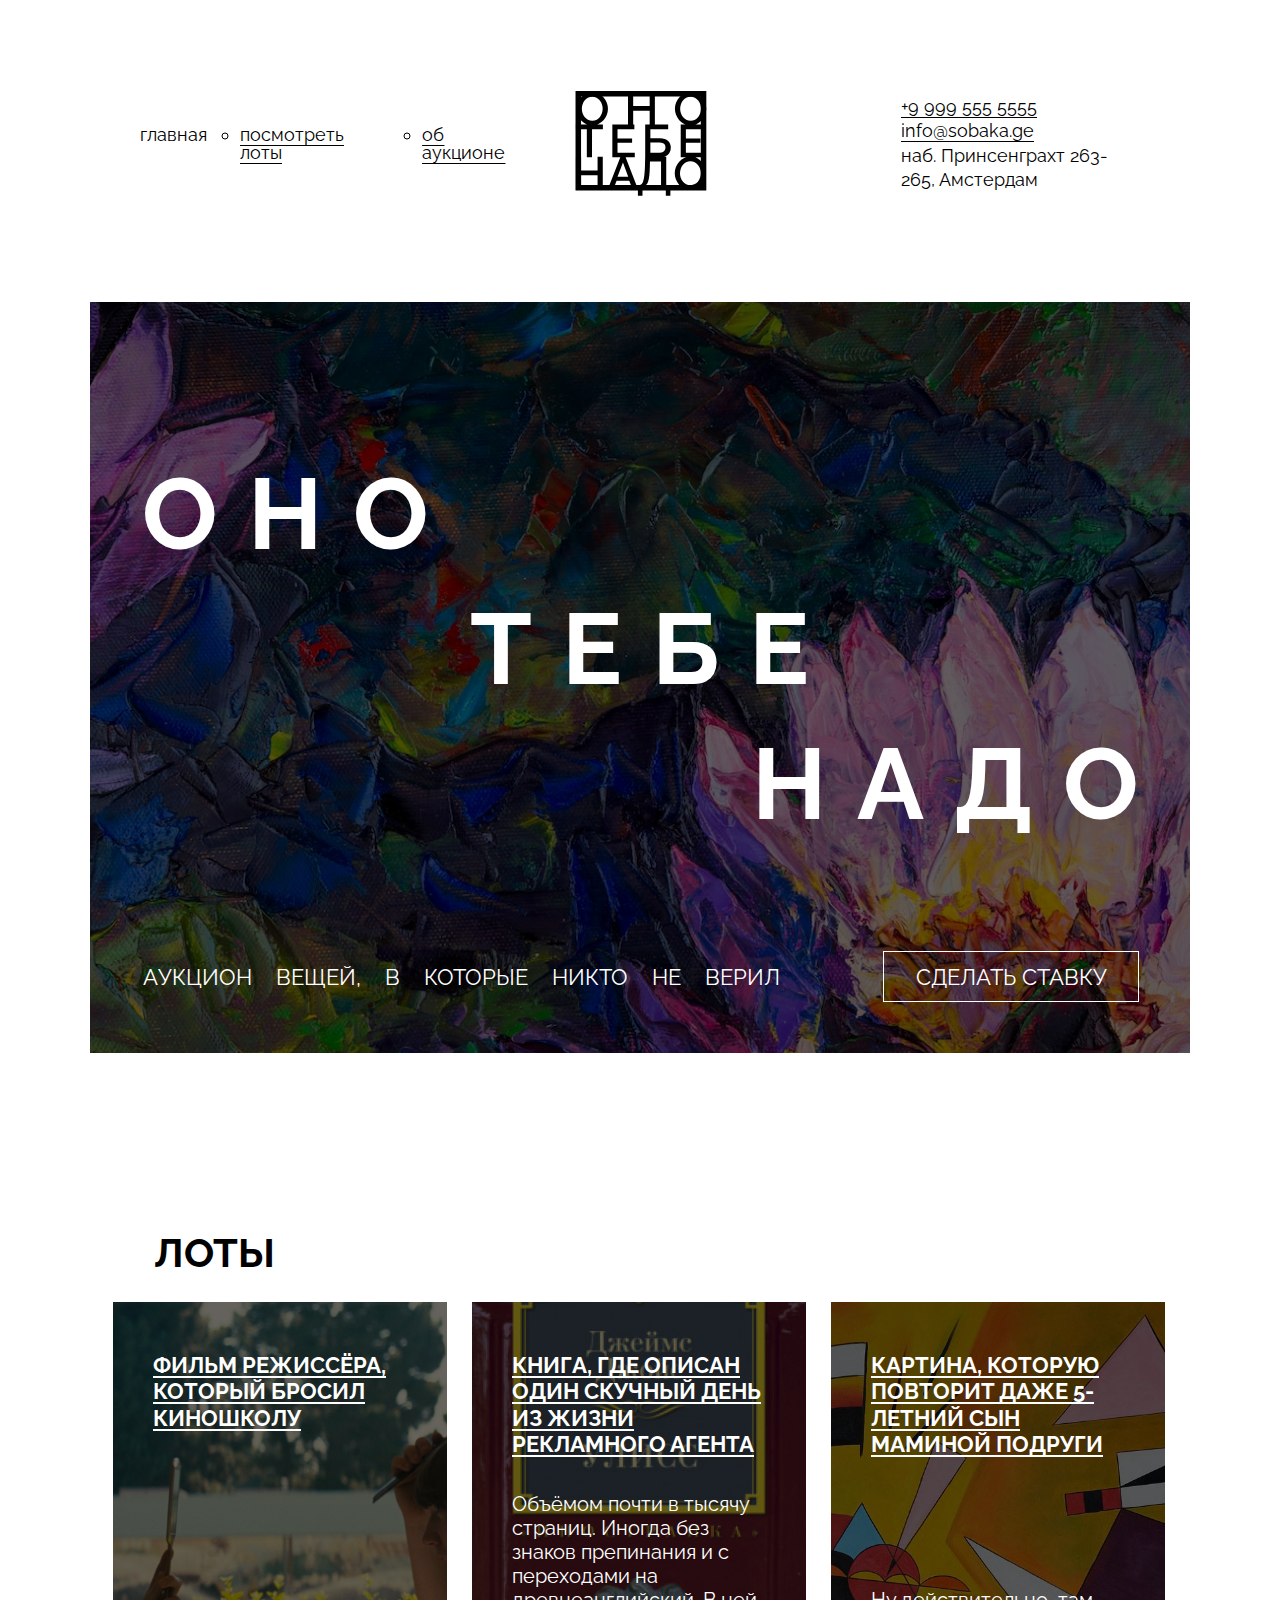
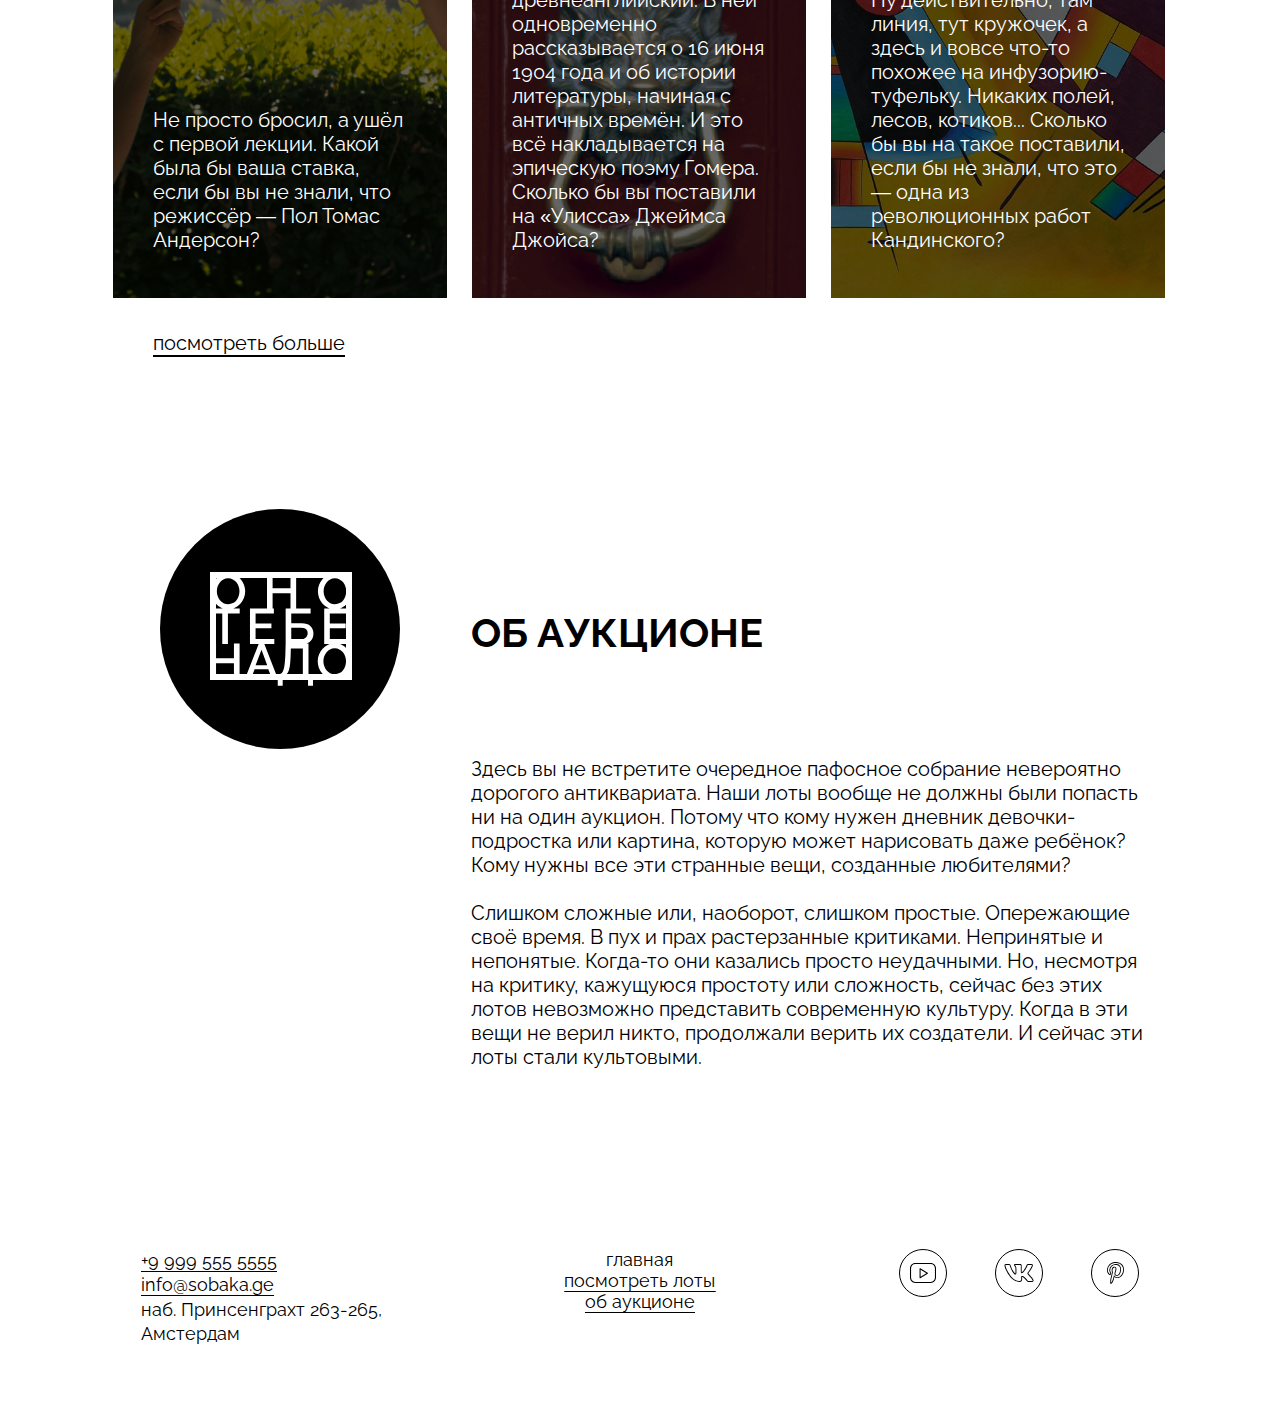
<file: index.html>
<!DOCTYPE html>
<html lang="ru">
  <head>
    <meta charset="UTF-8" />
    <meta http-equiv="X-UA-Compatible" content="IE=edge">
    <meta name="viewport" content="width=device-width, initial-scale=1.0">
    <title>Оно тебе надо — аукцион вещей, в которые никто не верил</title>
    <link rel="stylesheet" href="./fonts/fonts.css">
    <link rel="stylesheet" href="./styles/global.css">
    <link rel="stylesheet" href="./styles/style.css">
  </head>
  <body>
    <header class="header">
      <nav class="header__menu">
        <ul class="header__links-list">
          <li class="header__links-list-item header__links-list_marker">
            <a class="link" href="header__link_active">главная</a>
          </li>
          <li class="header__links-list-item">
            <a href="header__link">Посмотреть лоты</a>
          </li>
          <li class="header__links-list-item">
            <a href="header__link">Об аукционе</a>
          </li>
        </ul>
      </nav>
      <a class="header__logo">
        <img
          src="images/logo-black.svg"
          alt="Логотип аукциона"
          class="header__logo-image"
        />
      </a>
      <address class=" address header__address">
        <a href="tel:+99995555555">+9 999 555 5555</a>
        <a href="mailto:info@sobaka.ge">info@sobaka.ge</a>
        <p>наб. Принсенграхт 263-<br>265, Амстердам</p>
      </address>
    </header>
    <main class="main">
      <section class="cover">
        <div class="overlay"></div>
        <h1 class="cover__title">
          <span class="aligned-text">
            <span class="letter_spacing_extended">оно</span>
          </span>
          <span class="aligned-text aligned-text_center">
            те<span class="letter_spacing_extended">бе</span>
          </span>
          <span class="aligned-text aligned-text_right">
            <span class="letter_spacing_extended">над</span
            ><span class="no_letter_spacing">о</span>
          </span>
        </h1>
        <div class="cover__description">
          <p class="cover__description-text">
            аукцион вещей, в которые никто не верил
          </p>
          <button class="bet-button" type="button">СДЕЛАТЬ СТАВКУ</button>
        </div>
      </section>
      <section class="lots">
        <h2 class="lots__heading">ЛОТЫ</h2>
        <ul class="lots__card-list">
          <li class="lots__card-list-item">
            <a href="card-link">
              <article class="card card_type_film">
                <div class="overlay"></div>
                <h3 class="card__title">
                  Фильм режиссёра, который бросил киношколу
                </h3>
                <p class="card__text">
                  Не просто бросил, а ушёл с первой лекции. Какой была бы ваша
                  ставка, если бы вы не знали, что режиссёр — Пол Томас
                  Андерсон?
                </p>
              </article>
            </a>
          </li>
          <li class="lots__card-list-item">
            <a href="card-link">
              <article class="card card_type_book">
                <div class="overlay"></div>
                <h3 class="card__title">
                  Книга, где описан один скучный день из жизни рекламного агента
                </h3>
                <p class="card__text">
                  Объёмом почти в тысячу страниц. Иногда без знаков препинания и
                  с переходами на древнеанглийский. В ней одновременно
                  рассказывается о 16 июня 1904 года и об истории литературы,
                  начиная с античных времён. И это всё накладывается на
                  эпическую поэму Гомера. Сколько бы вы поставили на «Улисса»
                  Джеймса Джойса?
                </p>
              </article>
            </a>
          </li>
          <li class="lots__card-list-item">
            <a href="card-link">
              <article class="card card_type_picture">
                <div class="overlay"></div>
                <h3 class="card__title">
                  Картина, которую повторит даже 5-летний сын маминой подруги
                </h3>
                <p class="card__text">
                  Ну действительно, там линия, тут кружочек, а здесь и вовсе
                  что-то похожее на инфузорию-туфельку. Никаких полей, лесов,
                  котиков... Сколько бы вы на такое поставили, если бы не знали,
                  что это — одна из революционных работ Кандинского?
                </p>
              </article>
            </a>
          </li>
        </ul>
        <a href="#0" class="lots__look-more-link">посмотреть больше</a>
      </section>
      <section class="about">
        <div class="about__column">
          <div class="about_logo">
            <img
              src="images/logo-white.svg"
              alt="Логотип аукциона"
              class="about_logo-image"
            />
          </div>
          <div class="about_content">
            <h2 class="about__title">Об аукционе</h2>
            <div class="about__text">
              <p class="text">
                Здесь вы не встретите очередное пафосное собрание невероятно
                дорогого антиквариата. Наши лоты вообще не должны были
                попасть ни на один аукцион. Потому что кому нужен дневник
                девочки-подростка или картина, которую может нарисовать даже
                ребёнок? Кому нужны все эти странные вещи, созданные любителями?
              </p>
              <p class="text-next">
                Слишком сложные или, наоборот, слишком простые. Опережающие
                своё время. В пух и прах растерзанные критиками. Непринятые и
                непонятые. Когда-то они казались просто неудачными. Но,
                несмотря на критику, кажущуюся простоту или сложность, сейчас без этих
                лотов невозможно представить современную культуру. Когда в эти
                вещи не верил никто, продолжали верить их создатели. И сейчас эти
                лоты стали культовыми.
              </p>
            </div>
          </div>
        </div>
      </section>
    </main>
    <footer class="footer">
      <address class="address footer__address">
        <a href="tel:+99995555555">+9 999 555 5555<br></a>
        <a href="mailto:info@sobaka.ge">info@sobaka.ge<br></a>
        <a>наб. Принсенграхт 263-265,<br>Амстердам</a>
      </address>
      <nav class="footer__menu">
        <ul class="footer__menu-list">
          <li class="footer__menu-item footer_main">
            <a class="link" href="footer__menu-link_active">главная</a>
          </li>
          <li class="footer__menu-item">
            <a href="footer__menu-link">посмотреть лоты</a>
          </li>
          <li class="footer__menu-item">
            <a href="footer__menu-link">об аукционе</a>
          </li>
        </ul>
      </nav>
      <ul class="footer__social-list">
        <li class="footer__social-list-item">
          <a href="footer__social-link">
            <img
              src="images/yt.svg"
              alt="YouTube"
              class="footer__social-icon"
            />
          </a>
        </li>
        <li class="footer__social-list-item">
          <a href="footer__social-link">
            <img src="images/vk.svg" alt="VK" class="footer__social-icon" />
          </a>
        </li>
        <li class="footer__social-list-item">
          <a href="footer__social-link">
            <img
              src="images/pinterest.svg"
              alt="Pinterest"
              class="footer__social-icon"
            />
          </a>
        </li>
      </ul>
    </footer>
  </body>
</html>
</file>
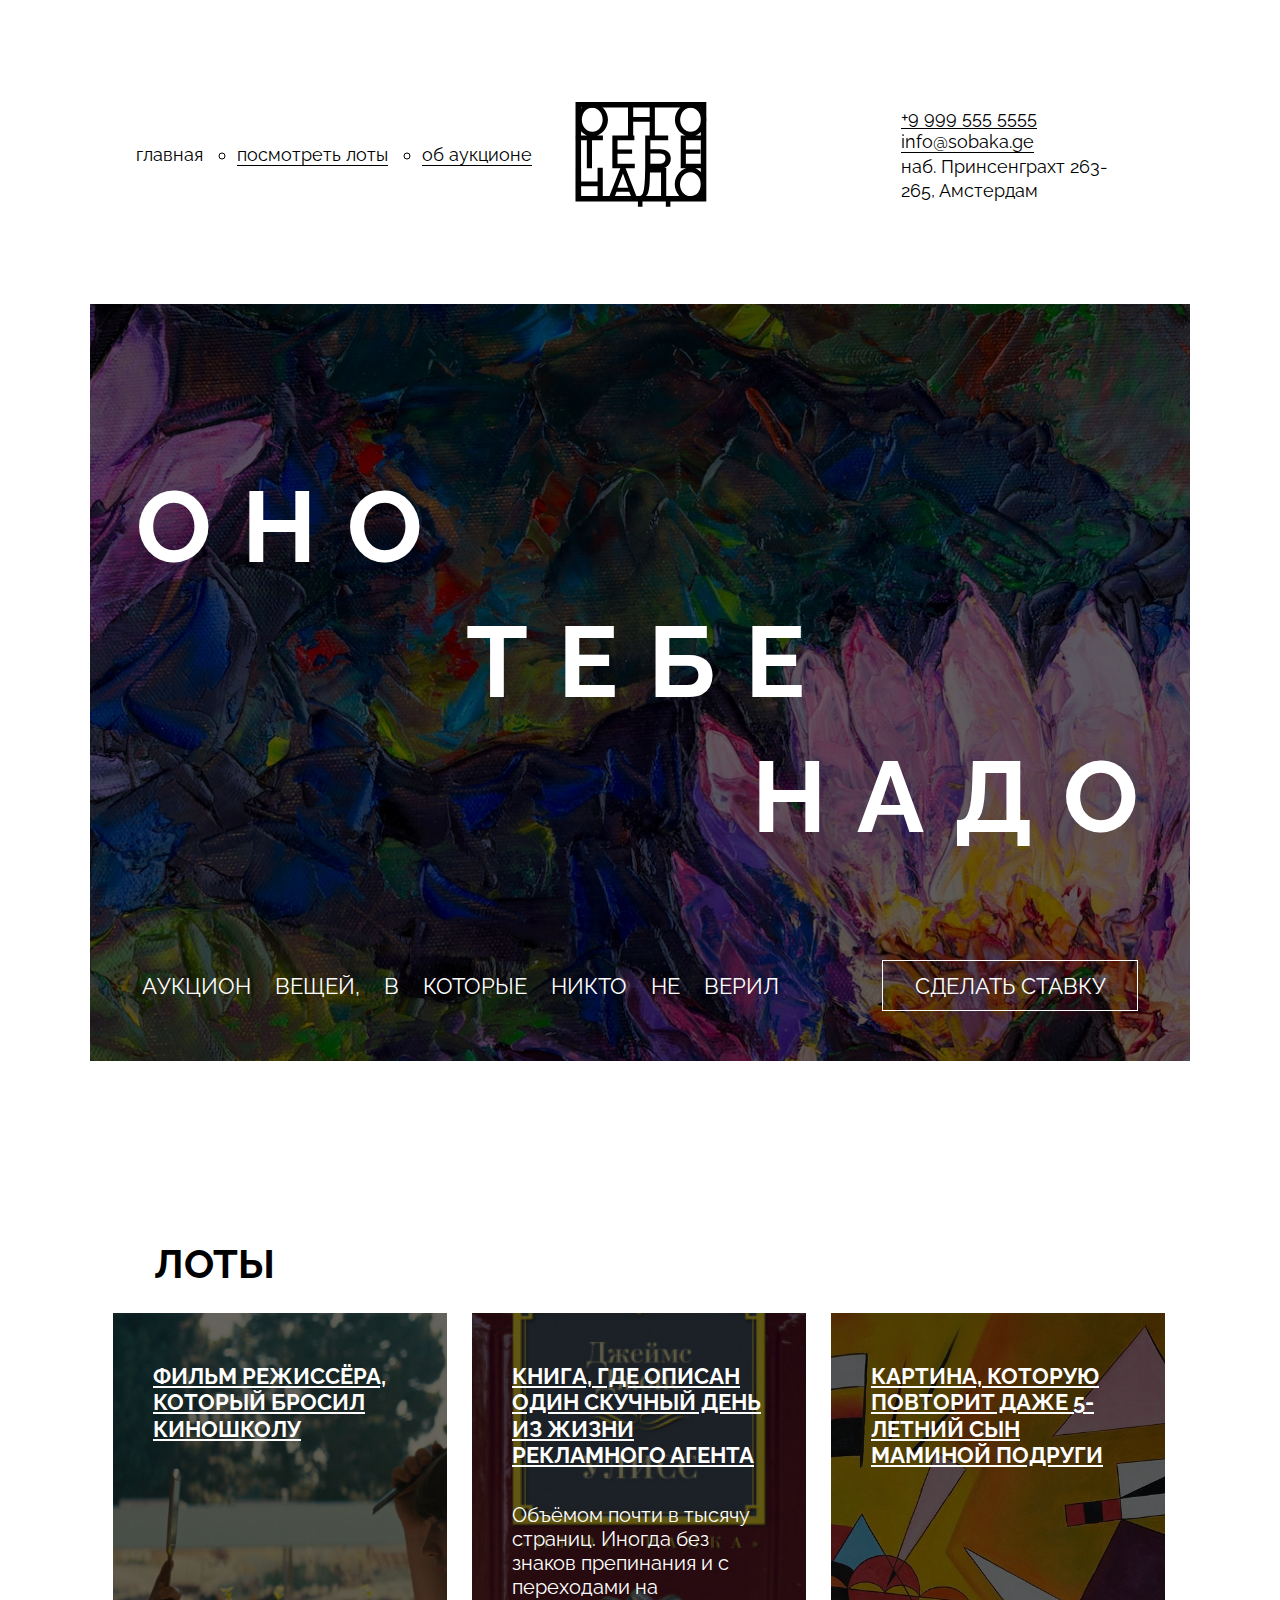
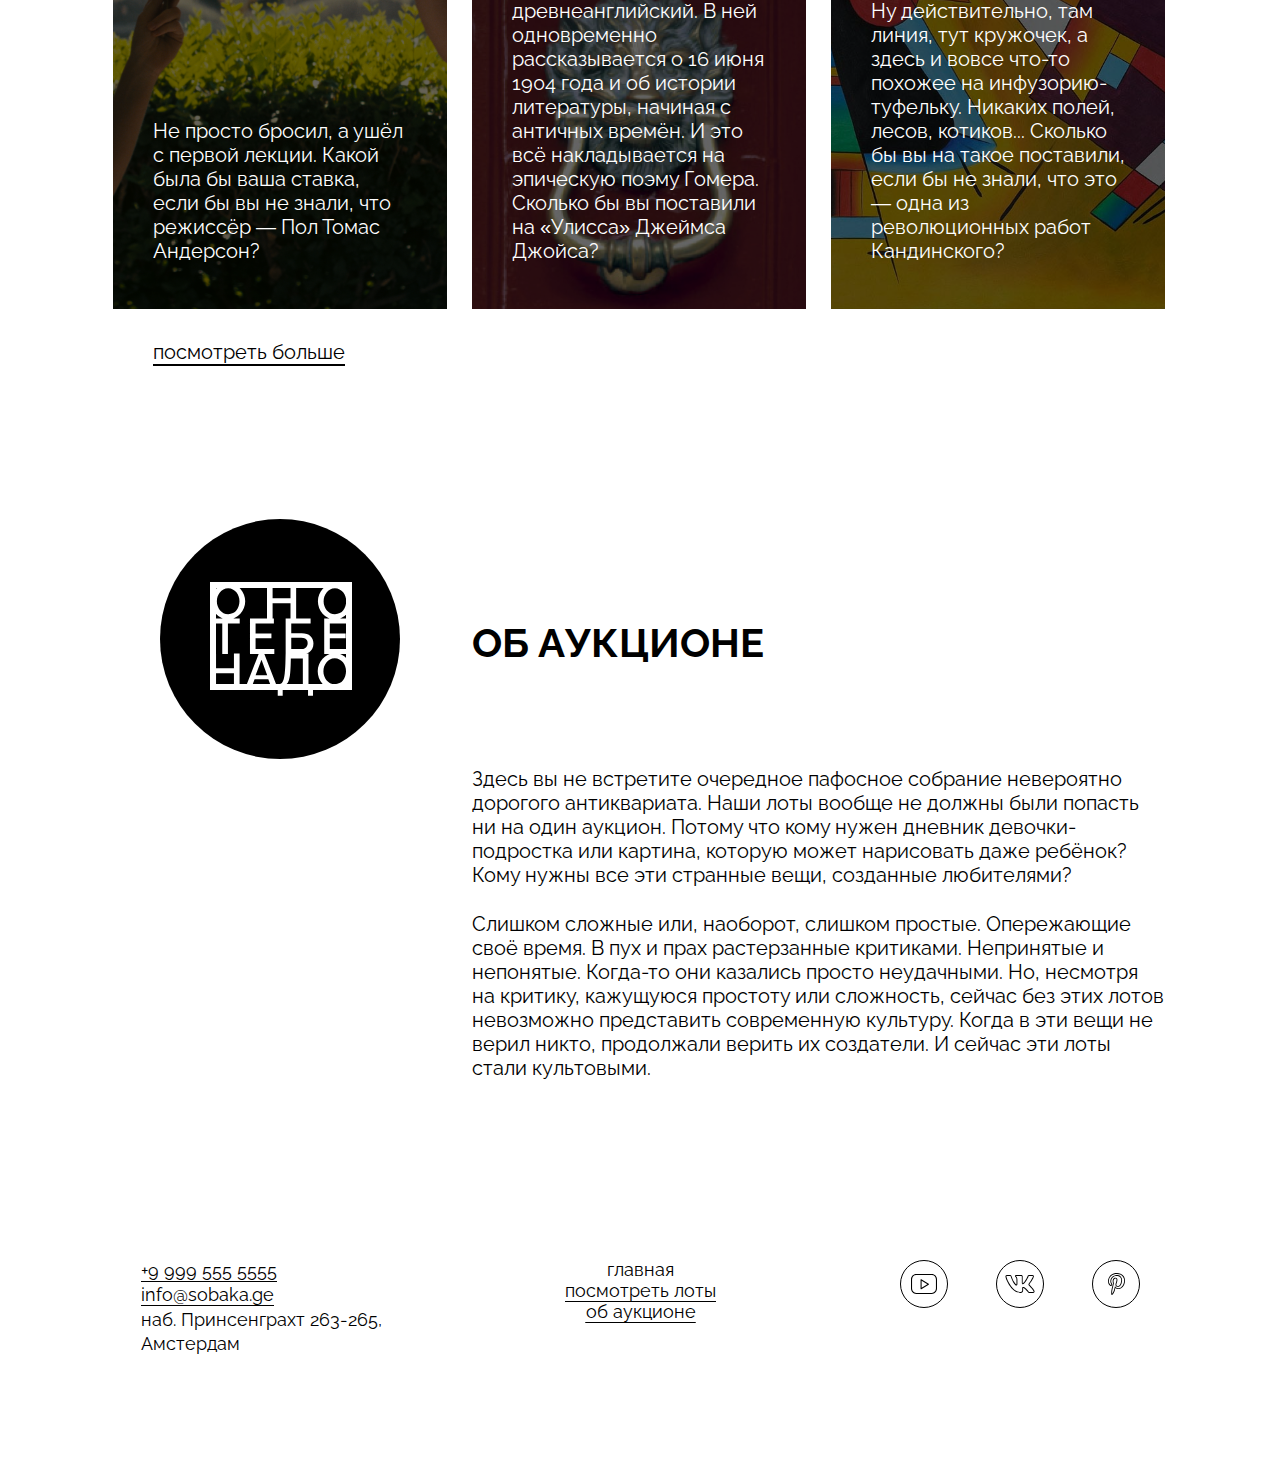
<file: ready-project/index.html>
<!DOCTYPE html>
<html lang="ru">
  <head>
    <meta charset="UTF-8" />
    <meta http-equiv="X-UA-Compatible" content="IE=edge" />
    <meta name="viewport" content="width=device-width, initial-scale=1.0" />
    <title>Оно тебе надо — аукцион вещей, в которые никто не верил</title>
    <link rel="stylesheet" href="./fonts/fonts.css" />
    <link rel="stylesheet" href="./css/global.css" />
    <link rel="stylesheet" href="./css/style.css" />
  </head>
  <body>
    <header class="header">
      <nav class="header__menu">
        <ul class="header__links-list">
          <li class="header__links-list-item header__links-list_marker">
            <a class="header__link" href="#0">главная</a>
          </li>
          <li class="header__links-list-item">
            <a href="header__link_active">Посмотреть лоты</a>
          </li>
          <li class="header__links-list-item">
            <a href="header__link_active">Об аукционе</a>
          </li>
        </ul>
      </nav>
      <div class="header__logo">
        <img
          src="images/logo-black.svg"
          alt="Логотип аукциона"
          class="header__logo-image"
        />
      </div>
      <div class="address">
        <a href="tel:+9 999 555 5555">+9 999 555 5555</a>
        <a href="mailto:info@sobaka.ge">info@sobaka.ge</a>
        <a
          ><br />
          наб. Принсенграхт 263-<br />265, Амстердам</a
        >
      </div>
    </header>
    <main class="main">
      <section class="cover">
        <div class="cover__overlay"></div>
        <h1 class="cover__title">
          <span class="aligned-text">
            <span class="letter_spacing_extended">оно</span>
          </span>
          <span class="aligned-text aligned-text_center">
            те<span class="letter_spacing_extended">бе</span>
          </span>
          <span class="aligned-text aligned-text_right">
            <span class="letter_spacing_extended">над</span
            ><span class="no_letter_spacing">о</span>
          </span>
        </h1>
        <div class="cover__description">
          <p class="cover__description-text">
            аукцион вещей, в которые никто не верил
          </p>
          <button class="bet-button" type="button">СДЕЛАТЬ СТАВКУ</button>
        </div>
      </section>
      <section class="lots">
        <h2 class="lots__heading">ЛОТЫ</h2>
        <ul class="lots__card-list">
          <li class="lots__card-list-item">
            <a href="card-link">
              <article class="card card_type_film">
                <div class="overlay"></div>
                <h3 class="card__title">
                  Фильм режиссёра, который бросил киношколу
                </h3>
                <p class="card__text">
                  Не просто бросил, а ушёл с первой лекции. Какой была бы ваша
                  ставка, если бы вы не знали, что режиссёр — Пол Томас
                  Андерсон?
                </p>
              </article>
            </a>
          </li>
          <li class="lots__card-list-item">
            <a href="card-link">
              <article class="card card_type_book">
                <div class="overlay"></div>
                <h3 class="card__title">
                  Книга, где описан один скучный день из жизни рекламного агента
                </h3>
                <p class="card__text">
                  Объёмом почти в тысячу страниц. Иногда без знаков препинания и
                  с переходами на древнеанглийский. В ней одновременно
                  рассказывается о 16 июня 1904 года и об истории литературы,
                  начиная с античных времён. И это всё накладывается на
                  эпическую поэму Гомера. Сколько бы вы поставили на «Улисса»
                  Джеймса Джойса?
                </p>
              </article>
            </a>
          </li>
          <li class="lots__card-list-item">
            <a href="card-link">
              <article class="card card_type_picture">
                <div class="overlay"></div>
                <h3 class="card__title">
                  Картина, которую повторит даже 5-летний сын маминой подруги
                </h3>
                <p class="card__text">
                  Ну действительно, там линия, тут кружочек, а здесь и вовсе
                  что-то похожее на инфузорию-туфельку. Никаких полей, лесов,
                  котиков... Сколько бы вы на такое поставили, если бы не знали,
                  что это — одна из революционных работ Кандинского?
                </p>
              </article>
            </a>
          </li>
        </ul>
        <a href="#0" class="lots__look-more-link">посмотреть больше</a>
      </section>
      <section class="about">
        <div class="about__column">
          <div class="about_logo">
            <img
              src="images/logo-white.svg"
              alt="Логотип аукциона"
              class="about_logo-image"
            />
          </div>
          <div class="about_content">
            <h2 class="about__title">Об аукционе</h2>
            <div class="about__text">
              <p class="text">
                Здесь вы не встретите очередное пафосное собрание невероятно
                дорогого антиквариата. Наши лоты вообще не должны были
                попасть<br />
                ни на один аукцион. Потому что кому нужен дневник
                девочки-подростка или картина, которую может нарисовать даже
                ребёнок?
                <br />Кому нужны все эти странные вещи, созданные любителями?
              </p>
              <p class="text-next">
                Слишком сложные или, наоборот, слишком простые. Опережающие
                <br />
                своё время. В пух и прах растерзанные критиками. Непринятые и
                <br />
                непонятые. Когда-то они казались просто неудачными. Но,
                несмотря<br />
                на критику, кажущуюся простоту или сложность, сейчас без этих
                лотов невозможно представить современную культуру. Когда в эти
                вещи не
                <br />
                верил никто, продолжали верить их создатели. И сейчас эти
                лоты<br />
                стали культовыми.
              </p>
            </div>
          </div>
        </div>
      </section>
    </main>
    <footer class="footer">
      <address class="footer__address">
        <a href="tel:+9 999 555 5555">+9 999 555 5555<br /></a>
        <a href="mailto:info@sobaka.ge">info@sobaka.ge</a>
        <a
          ><br />
          наб. Принсенграхт 263-265,<br />
          Амстердам</a
        >
      </address>
      <nav class="footer__menu">
        <ul class="footer__menu-list">
          <li class="footer__menu-item footer_main">
            <a class="header__link" href="#0">главная</a>
          </li>
          <li class="footer__menu-item">
            <a href="footer__menu-link">посмотреть лоты</a>
          </li>
          <li class="footer__menu-item">
            <a href="footer__menu-link">об аукционе</a>
          </li>
        </ul>
      </nav>
      <ul class="footer__social-list">
        <li class="footer__social-list-item">
          <a href="footer__social-link">
            <img
              src="images/yt.svg"
              alt="YouTube"
              class="footer__social-icon"
            />
          </a>
        </li>
        <li class="footer__social-list-item">
          <a href="footer__social-link">
            <img src="images/vk.svg" alt="VK" class="footer__social-icon" />
          </a>
        </li>
        <li class="footer__social-list-item">
          <a href="footer__social-link">
            <img
              src="images/pinterest.svg"
              alt="Pinterest"
              class="footer__social-icon"
            />
          </a>
        </li>
      </ul>
    </footer>
  </body>
</html>
</file>
<file: fonts/fonts.css>
@font-face {
  font-family: Raleway;
  src:
    url(./Raleway-Regular.woff2) format('woff2'),
    url(./Raleway-Regular.woff) format('woff');
  font-weight: normal;
  font-display: swap;
}

@font-face {
  font-family: Raleway;
  src:
    url(./Raleway-Bold.woff2) format('woff2'),
    url(./Raleway-Bold.woff) format('woff');
  font-weight: bold;
  font-display: swap;
}
</file>
<file: styles/global.css>
*,
*::before,
*::after {
  box-sizing: border-box;
}

body {
  width: 1100px;
  margin: 0 auto;
  font-family: Raleway, sans-serif;
}

h1,
h2,
h3,
h4,
h5,
h6,
p,
ul,
ol,
li,
blockquote {
  margin: 0;
  padding: 0;
}

a {
  color: inherit;
}

img {
  width: 100%;
}

button {
  font: inherit;
}
</file>
<file: styles/style.css>
.header {
  display: grid;
  grid-template-columns: 1fr min-content 1fr;
  justify-items: start;
  align-items: center;
  padding: 81px 50px 96px 50px;
}

.header__menu {
  display: flex;
  justify-self: center;
}

.header__links-list {
  display: flex;
  gap: 33px;
  list-style: circle;
  padding-right: 35px;
  text-transform: lowercase;
}

.header__links-list-item {
  font-size: 18px;
  font-weight: 400;
  text-underline-offset: 4px;
  text-decoration: underline;
  line-height: 100%;
}

.link {
  text-decoration: none;
}

.header__links-list_marker {
  list-style-type: none;
  text-decoration: none;
  font-size: 18px;
}

.header__logo-image {
  justify-self: center;
  align-self: center;
  display: block;
  width: 148px;
  height: 105px;
  margin: 10px 0;
  padding: 0;
}

.header__address {
  font-size: 18px;
  font-style: normal;
  justify-self: end;
  text-align: left;
  line-height: 24.3px;
  padding-left: 187px;
  list-style-type: none;
  text-underline-offset: 4px;
}

.main {
  position: relative;
}

.cover {
  position: relative;
  background-image: url("../images/cover.jpg");
  background-size: cover;
  text-transform: uppercase;
  z-index: 0;
  background-repeat: no-repeat;
  background-position: center;
  color: white;
}

.overlay {
  position: absolute;
  top: 0;
  left: 0;
  right: 0;
  bottom: 0;
  width: 100%;
  height: 100%;
  background-color: rgba(0, 0, 0, 0.6);
  z-index: -1;
}

.cover__title {
  position: relative;
  display: block;
  padding: 149px 51px 65px 52px;
  line-height: 115%;
}

.cover__title span {
  line-height: 115%;
  font-size: 100px;
}

.aligned-text {
  display: block;
  margin-top: 5px;
  margin-bottom: 20px;
  letter-spacing: 30px;
}

.aligned-text_center {
  display: block;
  text-align: center;
  padding-left: 28px;
}

.aligned-text_right {
  display: block;
  text-align: end;
}

.aligned-text .no_letter_spacing {
  letter-spacing: normal;
}

.aligned-text .letter_spacing_extended {
  letter-spacing: 0.3em;
}

.cover__description {
  display: flex;
  align-items: baseline;
  justify-content: space-between;
  padding: 25px 51px 51px 53px;
  gap: 79px;
}

.cover__description-text {
  font-size: 22px;
  font-weight: 400;
  line-height: 28px;
  word-spacing: 18px;
  text-transform: uppercase;
  white-space: nowrap;
}

.bet-button {
  background-color: transparent;
  border: 1px solid currentColor;
  width: 256px;
  height: 51px;
  color: #fff;
  line-height: 48px;
  font-weight: 500;
  text-align: center;
  font-size: 22px;
  text-transform: uppercase;
}

.lots__heading {
  padding-top: 176px;
  padding-bottom: 26px;
  padding-left: 64px;
  color: #000;
  font-weight: 700;
  font-size: 40px;
  text-transform: uppercase;
}

.lots__card-list {
  display: flex;
  flex-wrap: wrap;
  gap: 25px;
  list-style-type: none;
  justify-content: start;
  padding: 0;
  margin: 0 auto;
  margin-left: 23px;
}

.lots__card-list-item a {
  text-decoration: none;
}

.lots__card-list-item {
  max-width: 334px;
  min-height: 596px;
  flex-grow: 1;
}

.card {
  position: relative;
  display: flex;
  flex-direction: column;
  z-index: 1;
  padding: 50px 40px 46px;
  justify-content: space-between;
  background-size: cover;
  background-repeat: no-repeat;
  background-position: center;
  height: 100%;
}

.card_type_film {
  background-image: url(../images/card-lot-01.jpg);
}

.card_type_book {
  background-image: url(../images/card-lot-02.jpg);
}

.card_type_picture {
  background-image: url(../images/card-lot-03.jpg);
}

.card__title {
  color: white;
  font-size: 22px;
  font-weight: 700;
  line-height: 120%;
  text-decoration: underline;
  text-underline-offset: 3px;
  text-transform: uppercase;
}

.card__text {
  color: white;
  font-size: 20px;
  font-style: normal;
  font-weight: 400;
  line-height: 120%;
}

.lots__look-more-link {
  display: block;
  text-underline-offset: 5px;
  padding-top: 34px;
  font-size: 20px;
  text-align: left;
  color: black;
  font-weight: 400;
  line-height: 23px;
  margin-left: 63px;
}

.about {
  margin-top: 120px;
}

.about__column {
  display: grid;
  grid-template-columns: 334px repeat(1, 1fr);
  gap: 24px;
  padding: 34px 31px 0px 23px;
}

.about_logo {
  justify-self: center;
  background-color: #000;
  border-radius: 50%;
  height: 240px;
  width: 240px;
  display: flex;
  align-items: center;
  justify-content: center;
}

.about_logo-image {
  width: 148px;
  height: 114px;
}

.about_content {
  display: flex;
  flex-direction: column;
  gap: 24px;
  padding-top: 100px;
}

.about__title {
  color: black;
  font-size: 40px;
  font-weight: 700;
  line-height: 47px;
  text-transform: uppercase;
}

.about__text {
  align-self: flex-start;
  color: black;
  font-size: 20px;
  font-weight: 400;
  line-height: 24px;
}

.text {
  padding-top: 77px;
}

.text-next {
  padding-top: 24px;
}

.footer {
  display: grid;
  grid-template-columns: 1fr 1fr 1fr;
  padding: 61px 51px 80px 51px;
  margin-top: 35px;
  justify-content: space-between;
}

.address {
  font-size: 18px;
  font-weight: 400;
  font-style: normal;
  justify-self: start;
  text-align: left;
  line-height: 24.3px;
  text-underline-offset: 4px;
}

.footer__address {
  padding-top: 84px;
}

.footer__menu {
  justify-self: center;
  padding-top: 84px;
}

.footer__menu-list {
  list-style-type: none;
  text-transform: lowercase;
}

.footer__menu-item {
  color: black;
  text-align: center;
  font-size: 18px;
  font-weight: 400;
  text-underline-offset: 4px;
  text-decoration: underline;
}

.footer_main {
  text-decoration: none;
}

.footer__social-list {
  display: flex;
  justify-self: end;
  gap: 48px;
  list-style-type: none;
  padding-top: 84px;
}

.footer__social-icon {
  width: 48px;
  height: 48px;
}
</file>
<file: ready-project/fonts/fonts.css>
@font-face {
  font-family: Raleway;
  src:
    url(./Raleway-Regular.woff2) format('woff2'),
    url(./Raleway-Regular.woff) format('woff');
  font-weight: normal;
  font-display: swap;
}

@font-face {
  font-family: Raleway;
  src:
    url(./Raleway-Bold.woff2) format('woff2'),
    url(./Raleway-Bold.woff) format('woff');
  font-weight: bold;
  font-display: swap;
}
</file>
<file: ready-project/css/global.css>
*,
*::before,
*::after {
  box-sizing: border-box;
}

body {
  width: 1100px;
  margin: 0 auto;
  font-family: Raleway, sans-serif;
}

h1,
h2,
h3,
h4,
h5,
h6,
p,
ul,
ol,
li,
blockquote {
  margin: 0;
  padding: 0;
}

a {
  color: inherit;
}

img {
  width: 100%;
}

button {
  font: inherit;
}
</file>
<file: ready-project/css/style.css>
.header {
  display: grid;
  grid-template-columns: 1fr min-content 1fr;
  align-items: center;
  padding: 92px 24px;
}

.header__menu {
  display: flex;
  justify-self: center;
}

.header__links-list {
  display: flex;
  gap: 34px;
  list-style: circle;
  padding-right: 12px;
  text-transform: lowercase;
}

.header__link {
  text-decoration: none;
}

.header__links-list-item {
  font-size: 18px;
  font-weight: 400;
  text-underline-offset: 4px;
  text-decoration: underline;
  width: 67;
  top: 133px;
  left: 50px;
  line-height: 100%;
}

.header__links-list_marker {
  list-style-type: none;
  font-size: 18px;
  text-decoration: none;
}

.header__logo-image {
  justify-self: center;
  align-self: center;
  display: block;
  width: 148px;
  height: 105px;
  top: 92px;
  left: 478px;
  margin: 10px 0;
  padding: 0;
}

.address {
  font-size: 18px;
  font-style: normal;
  justify-self: end;
  text-align: left;
  line-height: 24.3px;
  padding-left: 187px;
  list-style-type: none;
  text-underline-offset: 4px;
}

.main {
  position: relative;
  height: 2555px;
}

.cover {
  position: relative;
  background-image: url("../images/cover.jpg");
  background-size: cover;
  text-transform: uppercase;
  z-index: 0;
  background-repeat: no-repeat;
  background-position: center;
  color: white;
}

.cover__overlay {
  position: absolute;
  top: 0;
  left: 0;
  right: 0;
  bottom: 0;
  width: 100%;
  height: 100%;
  background-color: rgba(0, 0, 0, 0.6);
  z-index: -1;
}

.cover__title {
  position: relative;
  display: block;
  padding: 165px 51px 65px 51px;
  line-height: 115%;
  margin: -5px;
}

.cover__title span {
  line-height: 115%;
  font-size: 100px;
}

.aligned-text {
  display: block;
  margin-bottom: 20px;
}

.aligned-text_center {
  display: block;
  text-align: center;
  padding-left: 20px;
}

.aligned-text_right {
  display: block;
  text-align: end;
  margin-top: 20px;
  margin-right: 5px;
}

.aligned-text {
  letter-spacing: 30px;
}

.aligned-text .no_letter_spacing {
  letter-spacing: normal;
}

.aligned-text .letter_spacing_extended {
  letter-spacing: 0.3em;
}

.cover__description {
  display: flex;
  align-items: baseline;
  justify-content: space-between;
  padding: 26px 52px 50px 77px;
  gap: 79px;
}

.cover__description-text {
  font-size: 22px;
  font-weight: 400;
  line-height: 28px;
  word-spacing: 18px;
  text-transform: uppercase;
  margin: -25px;
}

.bet-button {
  background-color: transparent;
  border: 1px solid white;
  width: 256px;
  height: 51px;
  color: #fff;
  line-height: 48px;
  font-weight: 500;
  text-align: center;
  font-size: 22px;
  text-transform: uppercase;
}

.lots__heading {
  padding-top: 179px;
  padding-bottom: 26px;
  padding-left: 64px;
  color: #000;
  font-weight: 700;
  font-size: 40px;
  text-transform: uppercase;
}

.lots__card-list {
  display: flex;
  flex-wrap: nowrap;
  gap: 25px;
  list-style-type: none;
  justify-content: start;
  padding: 0;
  margin: 0 auto;
  margin-left: 23px;
}

.lots__card-list-item a {
  text-decoration: none;
}

.lots__card-list-item {
  max-width: 334px;
  min-height: 596px;
  flex-grow: 1;
}

.overlay {
  position: absolute;
  top: 0;
  left: 0;
  right: 0;
  bottom: 0;
  width: 100%;
  height: 100%;
  background-color: rgba(0, 0, 0, 0.6);
  z-index: -1;
}

.card {
  position: relative;
  display: flex;
  flex-direction: column;
  z-index: 1;
  padding: 50px 40px 46px;
  justify-content: space-between;
  background-size: cover;
  background-repeat: no-repeat;
  background-position: center;
  height: 100%;
}

.card_type_film {
  background-image: url(../images/card-lot-01.jpg);
}

.card_type_book {
  background-image: url(../images/card-lot-02.jpg);
}

.card_type_picture {
  background-image: url(../images/card-lot-03.jpg);
}

.card__title {
  color: white;
  font-size: 22px;
  font-weight: 700;
  line-height: 120%;
  text-decoration: underline;
  text-transform: uppercase;
}

.card__text {
  color: white;
  font-size: 20px;
  font-style: normal;
  font-weight: 400;
  line-height: 120%;
}

.lots__look-more-link {
  display: block;
  text-underline-offset: 5px;
  padding-top: 32px;
  font-size: 20px;
  text-align: left;
  color: black;
  font-weight: 400;
  line-height: 23px;
  margin-left: 63px;
}

.about {
  margin-top: 121px;
}

.about__column {
  display: grid;
  grid-template-columns: 334px repeat(1, 1fr);
  gap: 25px;
  padding: 34px 23px 0px;
}

.about_logo {
  justify-self: center;
  background-color: #000;
  border-radius: 50%;
  height: 240px;
  width: 240px;
  display: flex;
  align-items: center;
  justify-content: center;
}

.about_logo-image {
  width: 148px;
  height: 114px;
}

.about_content {
  display: flex;
  flex-direction: column;
  gap: 24px;
  padding-top: 100px;
}

.about__title {
  color: black;
  font-size: 40px;
  font-weight: 700;
  line-height: 47px;
  text-transform: uppercase;
}

.about__text {
  align-self: flex-start;
  color: black;
  font-size: 20px;
  font-weight: 400;
  line-height: 24px;
}

.text {
  padding-top: 77px;
}

.text-next {
  padding-top: 25px;
}

.footer {
  display: grid;
  grid-template-columns: 1fr 1fr 1fr;
  padding: 0px 50px 88px 51px;
  justify-content: space-between;
  align-items: center;
}

.footer__address {
  font-size: 18px;
  font-weight: 400;
  font-style: normal;
  justify-self: start;
  text-align: left;
  line-height: 24.3px;
  text-underline-offset: 4px;
  padding-bottom: 20px;
}

.footer__menu {
  justify-self: center;
}

.footer__menu-list {
  list-style-type: none;
  text-transform: lowercase;
  padding-bottom: 54px;
}

.footer__menu-item {
  color: black;
  text-align: center;
  font-size: 18px;
  font-weight: 400;
  text-underline-offset: 4px;
  text-decoration: underline;
}

.footer_main {
  text-decoration: none;
}

.footer__social-list {
  display: flex;
  justify-self: end;
  gap: 48px;
  list-style-type: none;
  padding-bottom: 63px;
}

.footer__social-icon {
  width: 48px;
  height: 48px;
}
</file>
